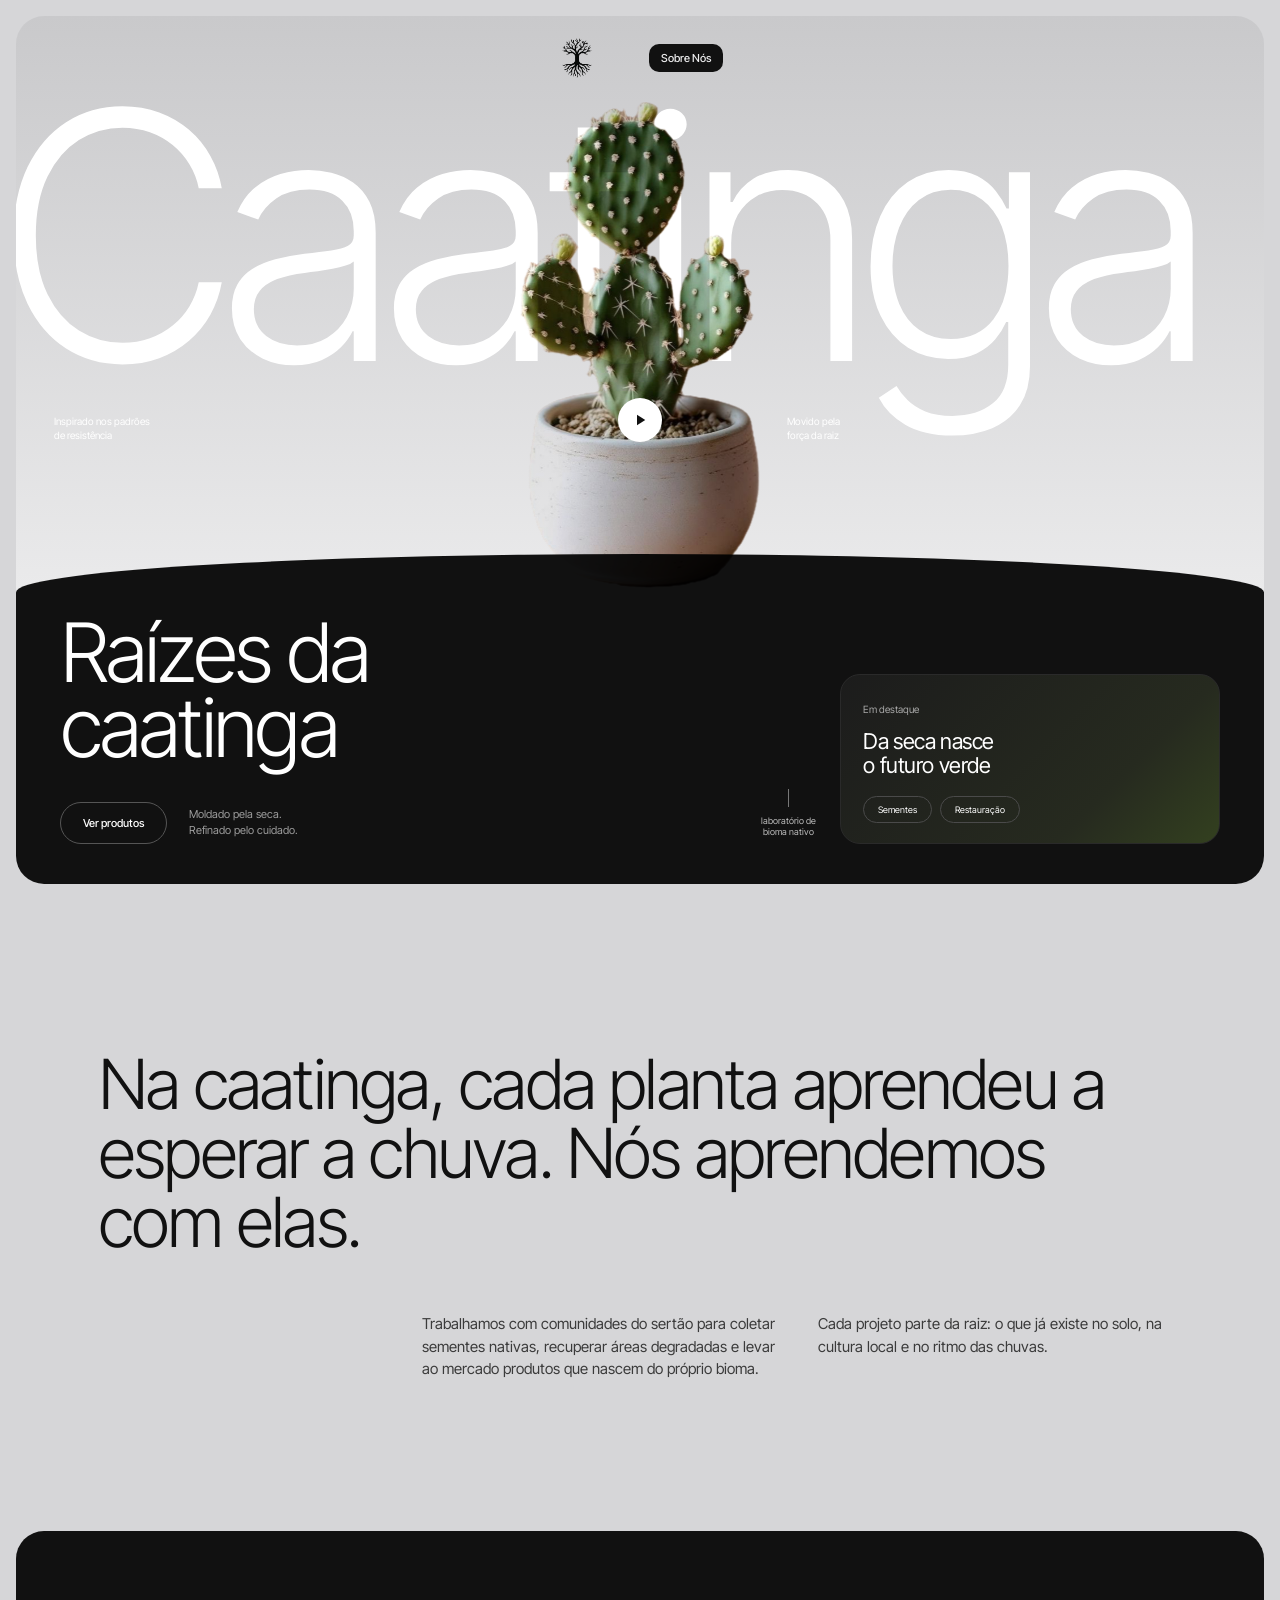
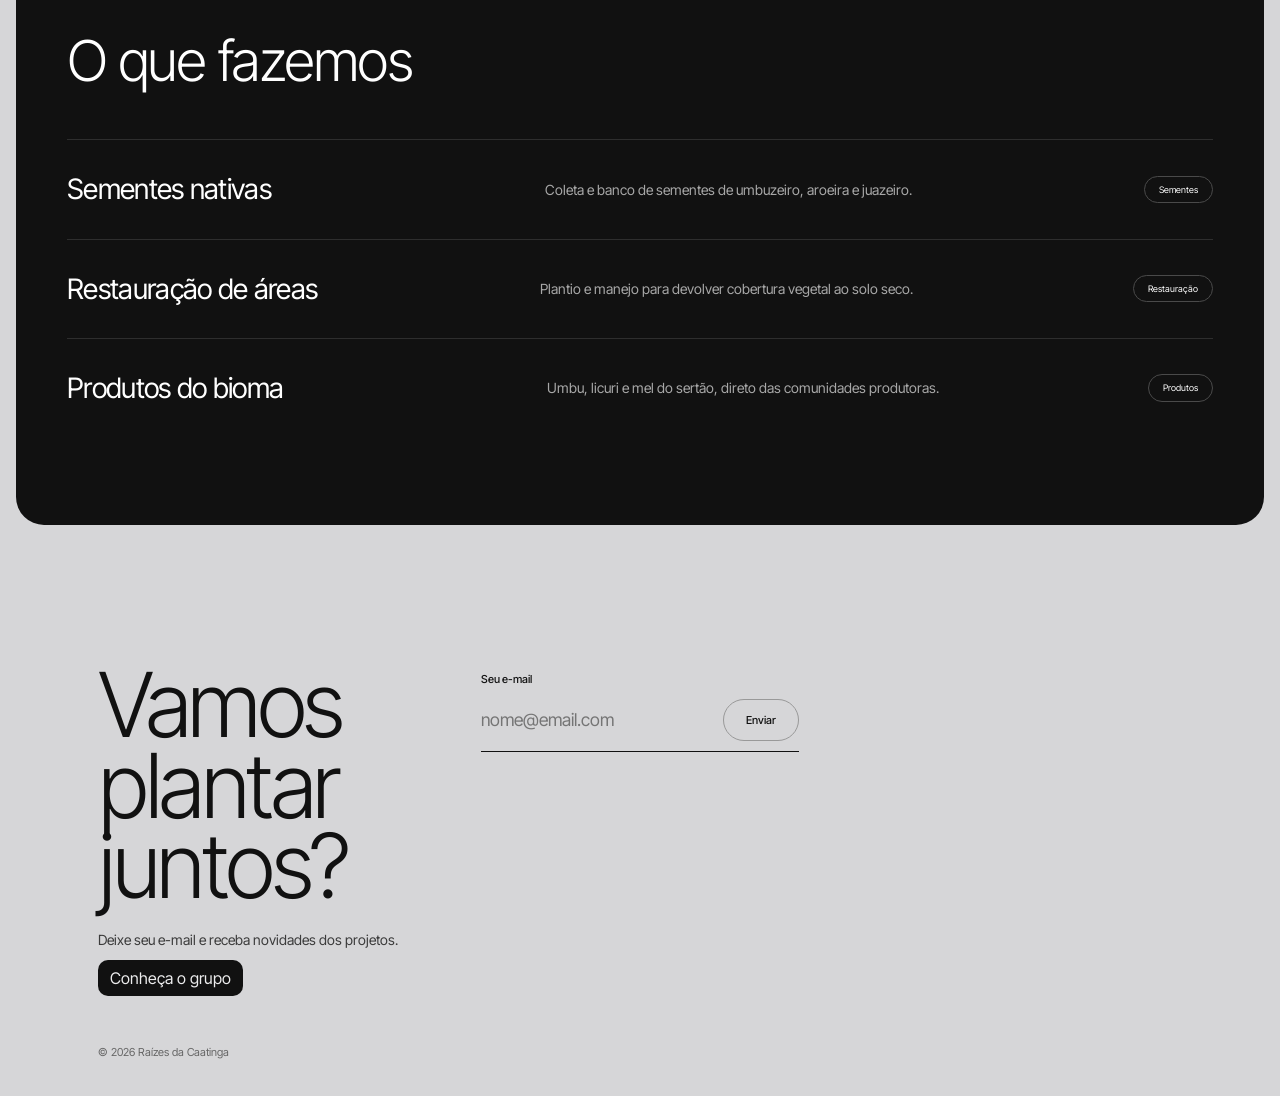
<file: index.html>
<!DOCTYPE html>
<html lang="pt-BR">
<head>
  <meta charset="UTF-8">
  <meta name="viewport" content="width=device-width, initial-scale=1">
  <title>Raízes da Caatinga</title>
  <meta name="description" content="Sementes, restauração e produtos nativos do único bioma exclusivamente brasileiro.">
  <link rel="preconnect" href="https://fonts.googleapis.com">
  <link rel="preconnect" href="https://fonts.gstatic.com" crossorigin>
  <link href="https://fonts.googleapis.com/css2?family=Inter+Tight:wght@300;400;500&display=swap" rel="stylesheet">
  <link rel="stylesheet" href="style.css">
</head>
<body>

<header class="hero" id="inicio">
  <nav class="nav" aria-label="Principal">
    
    <a href="#inicio" class="nav-logo" aria-label="Raízes da Caatinga"><span></span></a>
    <a href="caminhada.html" class="about">Sobre Nós</a>
    
  </nav>

  <h1 class="giant" aria-label="Caatinga">Caatinga</h1>

  <div class="tree" role="img" aria-label="Logo: árvore com raízes"></div>

  <p class="cap cap-l">Inspirado nos padrões<br>de resistência</p>
  <p class="cap cap-r">Movido pela<br>força da raiz</p>
  <a href="#sobre" class="play" aria-label="Conhecer a história"><svg viewBox="0 0 24 24" width="18" height="18"><path d="M8 5v14l11-7z" fill="#111"/></svg></a>

  <div class="panel">
    <div class="panel-main">
      <h2>Raízes da<br>caatinga</h2>
      <a href="#solucoes" class="pill">Ver produtos</a>
      <p class="sub">Moldado pela seca.<br>Refinado pelo cuidado.</p>
    </div>
    <p class="mini">laboratório de<br>bioma nativo</p>
    <aside class="card">
      <small>Em destaque</small>
      <p>Da seca nasce<br>o futuro verde</p>
      <div class="tags"><span>Sementes</span><span>Restauração</span></div>
    </aside>
  </div>
</header>

<main>
  <section class="sobre" id="sobre">
    <p class="statement">Na caatinga, cada planta aprendeu a esperar a chuva. Nós aprendemos com elas.</p>
    <div class="cols">
      <p>Trabalhamos com comunidades do sertão para coletar sementes nativas, recuperar áreas degradadas e levar ao mercado produtos que nascem do próprio bioma.</p>
      <p>Cada projeto parte da raiz: o que já existe no solo, na cultura local e no ritmo das chuvas.</p>
    </div>
  </section>

  <section class="solucoes" id="solucoes">
    <h2>O que fazemos</h2>
    <ul>
      <li><h3>Sementes nativas</h3><p>Coleta e banco de sementes de umbuzeiro, aroeira e juazeiro.</p><span>Sementes</span></li>
      <li><h3>Restauração de áreas</h3><p>Plantio e manejo para devolver cobertura vegetal ao solo seco.</p><span>Restauração</span></li>
      <li><h3>Produtos do bioma</h3><p>Umbu, licuri e mel do sertão, direto das comunidades produtoras.</p><span>Produtos</span></li>
    </ul>
  </section>
</main>

<footer class="contato" id="contato">
  <div>
    <h2>Vamos plantar<br>juntos?</h2>
    <p>Deixe seu e-mail e receba novidades dos projetos.</p>
    <a href="caminhada.html" class="about biggest">Conheça o grupo</a>
  </div>
  <form id="form" novalidate>
    <label for="email">Seu e-mail</label>
    <div class="field">
      <input id="email" type="email" placeholder="nome@email.com" required>
      <button class="pill pill-light" type="submit">Enviar</button>
    </div>
    <p id="msg" role="status" aria-live="polite"></p>
  </form>
  <small>© 2026 Raízes da Caatinga</small>
</footer>

<script src="script.js"></script>
</body>
</html>
</file>
<file: style.css>
:root{
  --bg:#d6d6d8;
  --paper:#ececed;
  --ink:#111;
  --white:#fff;
  --moss:#7da63a;
  --sand:#b8a07e;
  --panel:clamp(250px,38svh,330px);
  --font:"Inter Tight","Helvetica Neue",Helvetica,Arial,sans-serif;
}
*{box-sizing:border-box;margin:0;padding:0}
html{scroll-behavior:smooth}
body{font-family:var(--font);background:var(--bg);color:var(--ink);font-weight:400;line-height:1.5;-webkit-font-smoothing:antialiased}
a{color:inherit;text-decoration:none}
ul{list-style:none}
:focus-visible{outline:2px solid var(--moss);outline-offset:3px}

/* ---------- HERO ---------- */
.hero{
  position:relative;overflow:hidden;
  margin:16px;border-radius:28px;
  min-height:calc(100svh - 32px);min-height:max(640px,calc(100svh - 32px));
  background:linear-gradient(180deg,#c9c9cb 0%,#ececed 70%);
  isolation:isolate;
}
.nav{
  position:absolute;top:22px;left:0;right:0;z-index:5;
  display:flex;justify-content:center;align-items:center;gap:clamp(18px,4vw,56px);
  font-size:11px;font-weight:500;
}
.nav a:hover{opacity:.6}
.nav-logo span{display:block;width:40px;height:40px;background:url("logo.png") center/200% no-repeat}

.giant{
  position:absolute;z-index:1;left:-1.5vw;top:clamp(48px,9svh,100px);
  font-size:clamp(6.5rem,27vw,26rem);font-weight:300;letter-spacing:-.055em;line-height:.8;
  color:var(--white);white-space:nowrap;will-change:transform;
}

/* Logo recortada: as raízes afundam no painel escuro */
.tree{
  position:absolute;z-index:3;left:50%;transform:translateX(-50%);
  bottom:calc(var(--panel) - 34px);
  height:clamp(280px,54svh,540px);aspect-ratio:1/1.22;
  background:url("cactus.png") center/60% no-repeat;
  mix-blend-mode:multiply;
}

.cap{position:absolute;z-index:4;font-size:10px;line-height:1.35;color:var(--white);top:46%;max-width:150px}
.cap-l{left:clamp(16px,3vw,40px)}
.cap-r{right:34%;text-align:left}
.play{
  position:absolute;z-index:5;top:44%;left:50%;transform:translateX(-50%);
  width:44px;height:44px;border-radius:50%;background:var(--white);
  display:grid;place-items:center;transition:transform .25s;
}
.play:hover{transform:translateX(-50%) scale(1.1)}

.panel{
 position:absolute;z-index:2;left:0;right:0;bottom:0;height:var(--panel);
  background:var(--ink);color:var(--white);
  border-radius:60% 60% 0 0 / 46px 46px 0 0;
  padding:clamp(26px,5vh,48px) clamp(20px,3.4vw,48px) clamp(20px,3.4vw,40px);
  display:grid;grid-template-columns:1fr auto auto;align-items:end;gap:24px;
}
.panel > *{position:relative;z-index:4}
.panel h2{font-size:clamp(2.6rem,6.4vw,5.6rem);font-weight:300;letter-spacing:-.045em;line-height:.92;margin-bottom:22px}
.panel-main{display:flex;flex-wrap:wrap;align-items:center;gap:14px 22px}
.panel-main h2{flex-basis:100%}
.sub{font-size:11px;color:#9c9c9c;line-height:1.4}
.mini{font-size:9px;color:#bdbdbd;text-align:center;line-height:1.3;padding-bottom:6px;position:relative}
.mini::before{content:"";display:block;width:1px;height:18px;background:#777;margin:0 auto 8px}

.pill{
  display:inline-block;border:1px solid #555;border-radius:999px;
  padding:12px 22px;font-size:11px;font-weight:500;color:var(--white);
  transition:background .25s,color .25s;background:transparent;cursor:pointer;font-family:inherit;
}
.pill:hover{background:var(--white);color:var(--ink)}
.pill-light{border-color:#999;color:var(--ink)}
.pill-light:hover{background:var(--ink);color:var(--white)}

.card{
  width:clamp(250px,30vw,380px);border-radius:20px;padding:20px 22px;
  background:linear-gradient(135deg,#1c1c1c,#262a1f 70%,#33401f);
  border:1px solid #2a2a2a;
}
.card small{font-size:10px;color:#a8a8a8}
.card p{font-size:clamp(1.15rem,1.7vw,1.5rem);font-weight:400;line-height:1.12;letter-spacing:-.02em;margin:10px 0 18px}
.tags{display:flex;gap:8px;flex-wrap:wrap}
.tags span{font-size:9px;border:1px solid #4a4a4a;border-radius:999px;padding:6px 14px}

/* ---------- SOBRE ---------- */
.sobre{max-width:1180px;margin:0 auto;padding:clamp(72px,12vw,150px) clamp(20px,4vw,48px)}
.statement{font-size:clamp(2rem,5.4vw,4.6rem);font-weight:300;letter-spacing:-.04em;line-height:1;max-width:16em}
.cols{display:grid;grid-template-columns:repeat(auto-fit,minmax(260px,1fr));gap:32px;margin-top:56px;max-width:760px;margin-left:auto}
.cols p{font-size:15px;color:#3b3b3b;max-width:34em}

/* ---------- SOLUÇÕES ---------- */
.solucoes{
  margin:0 16px;border-radius:28px;background:var(--ink);color:var(--white);
  padding:clamp(40px,7vw,88px) clamp(20px,4vw,56px);
}
.solucoes h2{font-size:clamp(2rem,4.4vw,3.6rem);font-weight:300;letter-spacing:-.04em;margin-bottom:36px}
.solucoes li{
  display:grid;grid-template-columns:1.1fr 1.4fr auto;gap:12px 32px;align-items:center;
  padding:28px 0;border-top:1px solid #2e2e2e;transition:padding-left .3s;
}
.solucoes li:hover{padding-left:12px}
.solucoes h3{font-size:clamp(1.3rem,2.2vw,1.9rem);font-weight:400;letter-spacing:-.025em}
.solucoes p{font-size:14px;color:#a8a8a8;max-width:32em}
.solucoes li span{font-size:9px;border:1px solid #4a4a4a;border-radius:999px;padding:6px 14px;justify-self:end}

/* ---------- CONTATO ---------- */
.contato{
  max-width:1180px;margin:0 auto;padding:clamp(72px,11vw,140px) clamp(20px,4vw,48px) 36px;
  display:grid;grid-template-columns:repeat(auto-fit,minmax(280px,1fr));gap:48px 64px;
}
.contato h2{font-size:clamp(2.6rem,7vw,6rem);font-weight:300;letter-spacing:-.05em;line-height:.9}
.contato > div p{margin-top:22px;font-size:14px;color:#3b3b3b}
.contato label{font-size:11px;font-weight:500}
.field{display:flex;gap:10px;margin-top:10px;border-bottom:1px solid var(--ink);padding-bottom:10px}
.field input{flex:1;min-width:0;border:0;background:transparent;font:inherit;font-size:1.1rem;padding:8px 0}
.field input:focus{outline:none}
.field:focus-within{border-color:var(--moss)}
#msg{font-size:12px;margin-top:12px;min-height:1.5em}
#msg.erro{color:#a33}
#msg.ok{color:#4b6d17}
.contato small{grid-column:1/-1;font-size:11px;color:#666}

/* ---------- ENTRADA (um único momento) ---------- */
.giant,.tree{animation:rise 1.1s cubic-bezier(.2,.7,.2,1) both}
.tree{animation-name:grow;animation-delay:.15s}
@keyframes rise{from{opacity:0;transform:translateY(40px)}}
@keyframes grow{from{opacity:0;transform:translateX(-50%) translateY(30px)}}

/* ---------- RESPONSIVO ---------- */
@media (max-width:900px){
  .panel{grid-template-columns:1fr;align-content:end;height:auto;min-height:var(--panel);border-radius:40px 40px 0 0}
  .mini,.cap-r{display:none}
  .card{width:100%}
  .tree{bottom:calc(var(--panel) + 120px);height:clamp(240px,40svh,380px)}
  .hero{min-height:max(820px,calc(100svh - 32px))}
  .solucoes li{grid-template-columns:1fr}
  .solucoes li span{justify-self:start}
}
@media (prefers-reduced-motion:reduce){
  html{scroll-behavior:auto}
  .giant,.tree{animation:none}
}


.about{
    border-radius: 10px;
    color: var(--paper);
    background-color: var(--ink);
    padding: 6px 12px;
    
}
.biggest{
    margin-top: 10px;
    display: inline-block;
}
</file>
